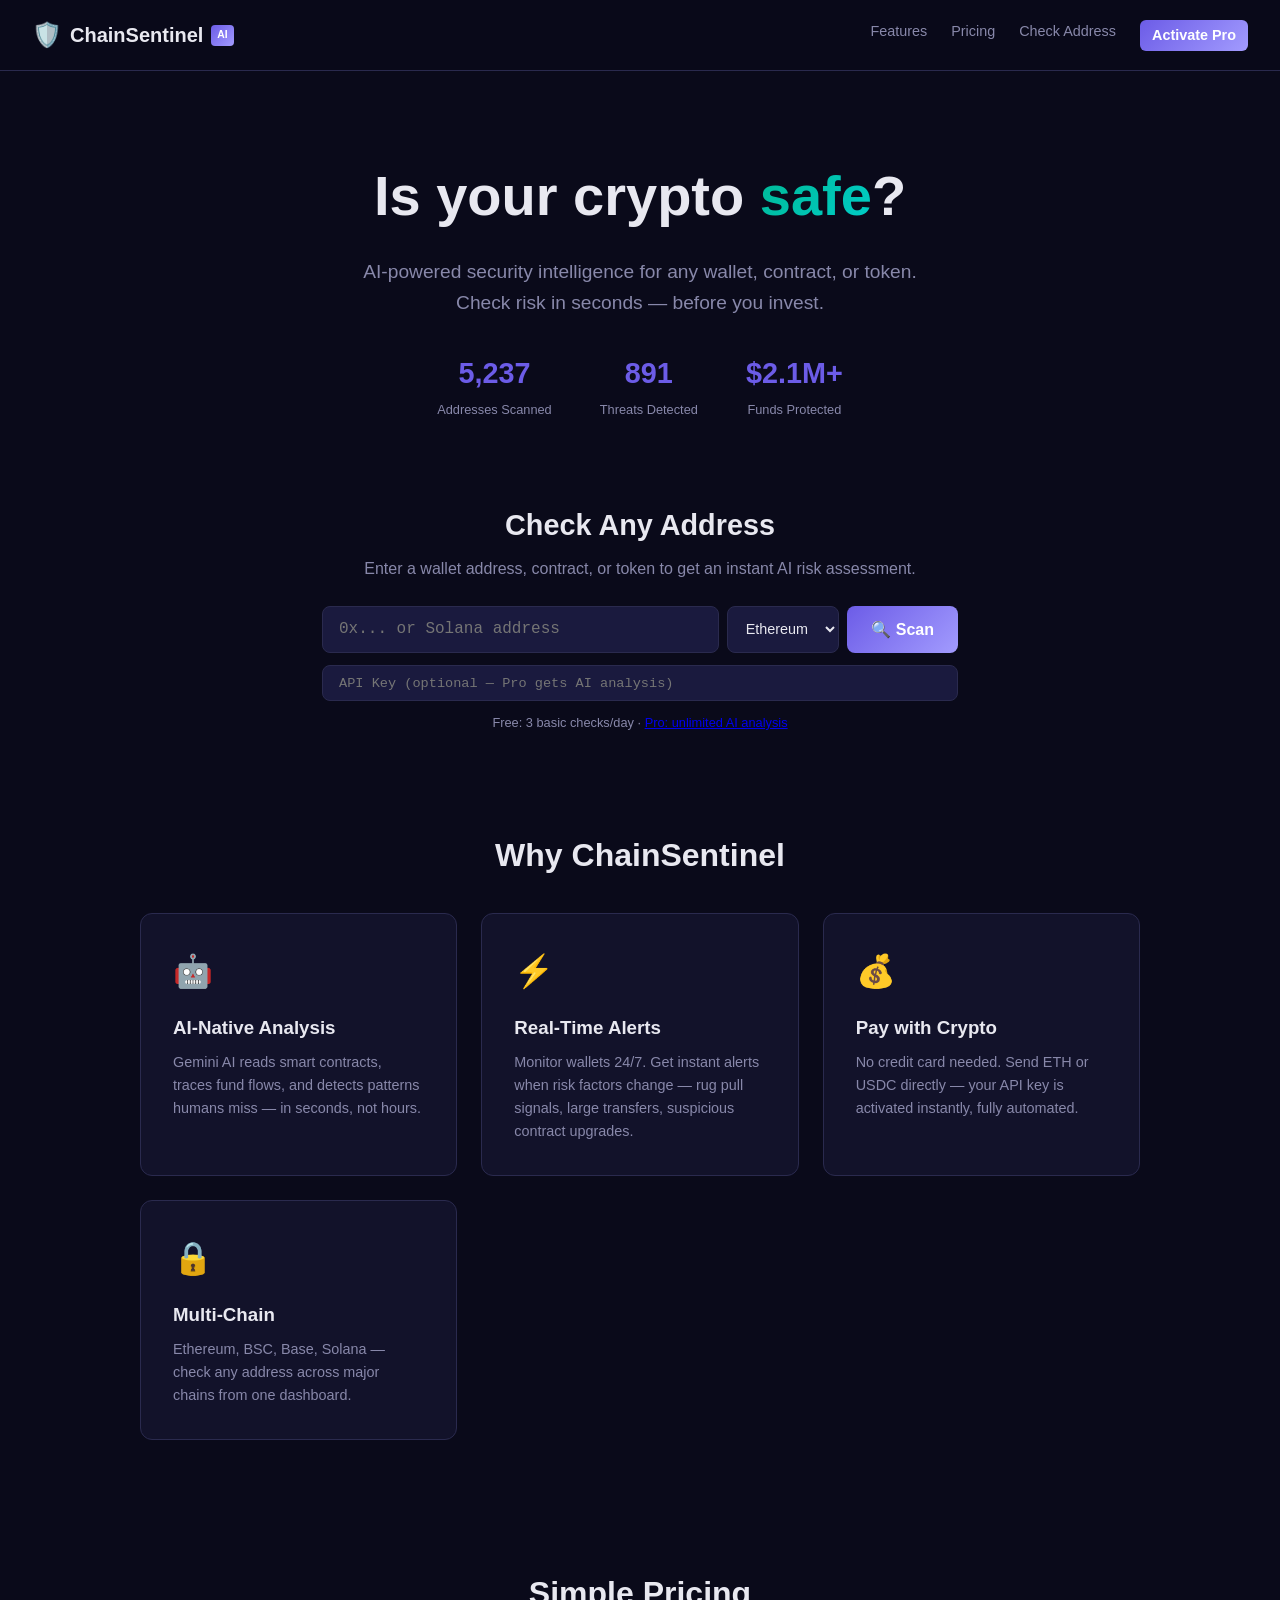
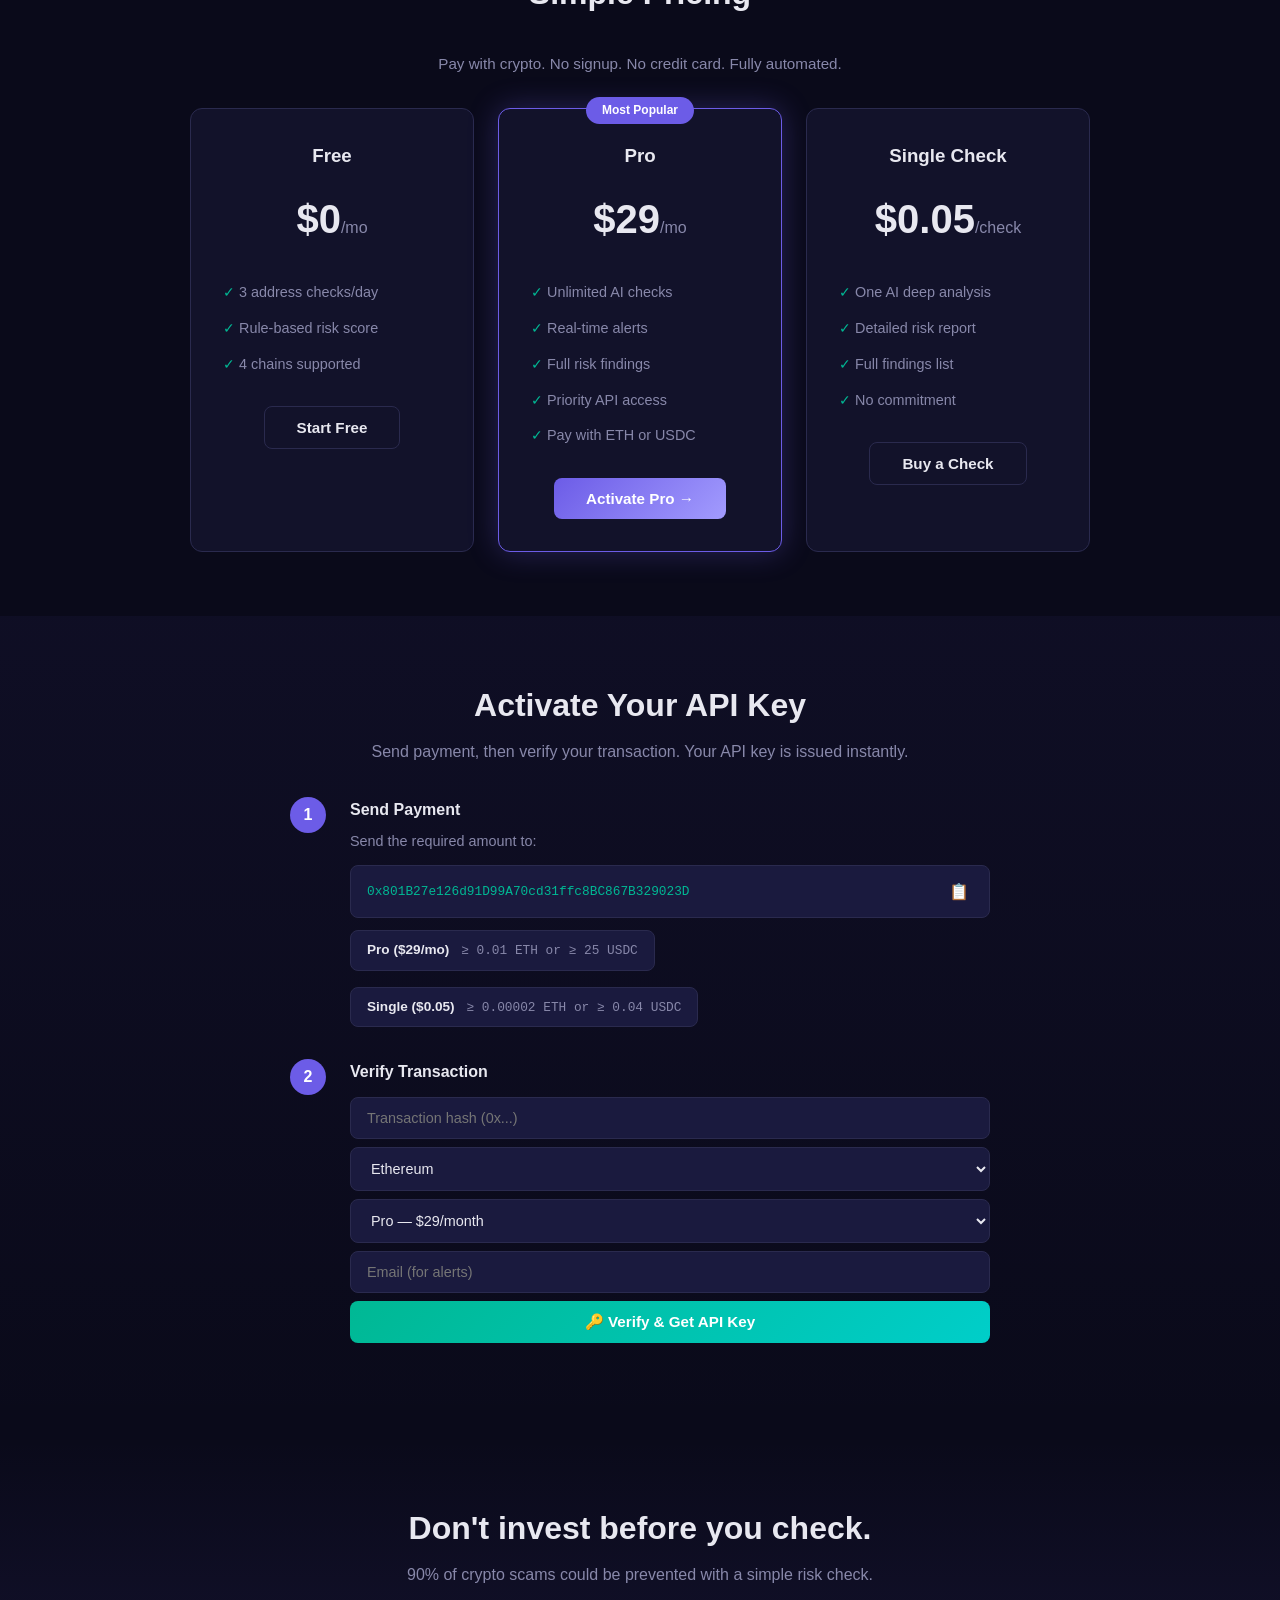
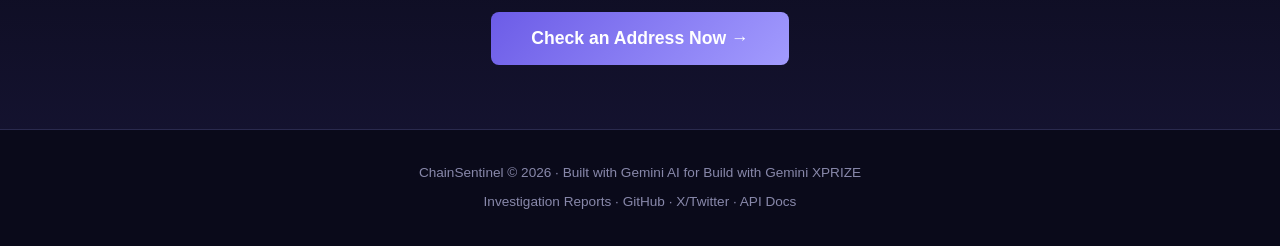
<file: docs/index.html>
<!DOCTYPE html>
<html lang="en">
<head>
    <meta charset="UTF-8">
    <meta name="viewport" content="width=device-width, initial-scale=1.0">
    <title>ChainSentinel — AI-Powered On-Chain Security Intelligence</title>
    <link rel="stylesheet" href="style.css">
    <meta name="description" content="Real-time on-chain security intelligence powered by AI. Check any wallet, contract, or token for fraud risk in seconds.">
    <link rel="icon" href="data:image/svg+xml,<svg xmlns='http://www.w3.org/2000/svg' viewBox='0 0 100 100'><text y='.9em' font-size='90'>🛡️</text></svg>">
</head>
<body>
    <nav class="navbar">
        <div class="nav-brand">
            <span class="logo">🛡️</span>
            <span class="brand-name">ChainSentinel</span>
            <span class="badge">AI</span>
        </div>
        <div class="nav-links">
            <a href="#features">Features</a>
            <a href="#pricing">Pricing</a>
            <a href="#check">Check Address</a>
            <a href="#activate" class="nav-cta">Activate Pro</a>
        </div>
    </nav>

    <section class="hero">
        <div class="hero-content">
            <h1>Is your crypto <span class="highlight">safe</span>?</h1>
            <p class="subtitle">AI-powered security intelligence for any wallet, contract, or token. Check risk in seconds — before you invest.</p>
            <div class="hero-stats" id="stats">
                <div class="stat"><span class="stat-num" id="stat-scanned">5,237</span><span class="stat-label">Addresses Scanned</span></div>
                <div class="stat"><span class="stat-num" id="stat-threats">891</span><span class="stat-label">Threats Detected</span></div>
                <div class="stat"><span class="stat-num">$2.1M+</span><span class="stat-label">Funds Protected</span></div>
            </div>
        </div>
    </section>

    <section class="checker" id="check">
        <h2>Check Any Address</h2>
        <p class="checker-desc">Enter a wallet address, contract, or token to get an instant AI risk assessment.</p>
        <form id="check-form" class="check-form">
            <div class="input-group">
                <input type="text" id="address-input" placeholder="0x... or Solana address" required autocomplete="off">
                <select id="chain-select">
                    <option value="eth">Ethereum</option>
                    <option value="bsc">BSC</option>
                    <option value="base">Base</option>
                    <option value="sol">Solana</option>
                </select>
                <button type="submit" id="check-btn">🔍 Scan</button>
            </div>
            <div class="input-row">
                <input type="text" id="api-key-input" placeholder="API Key (optional — Pro gets AI analysis)" autocomplete="off">
            </div>
            <div class="free-note">Free: 3 basic checks/day · <a href="#pricing">Pro: unlimited AI analysis</a></div>
        </form>

        <div id="result" class="result" style="display:none;">
            <div class="result-header">
                <div class="risk-gauge" id="risk-gauge">
                    <svg viewBox="0 0 120 120">
                        <circle cx="60" cy="60" r="54" fill="none" stroke="#1a1a2e" stroke-width="8"/>
                        <circle cx="60" cy="60" r="54" fill="none" stroke-width="8" id="gauge-arc"
                            stroke-dasharray="339.29" stroke-dashoffset="339.29" stroke-linecap="round"/>
                    </svg>
                    <div class="gauge-text">
                        <span class="gauge-score" id="gauge-score">—</span>
                        <span class="gauge-label">Risk Score</span>
                    </div>
                </div>
                <div class="result-meta">
                    <div class="risk-level-badge" id="risk-level-badge">—</div>
                    <div class="tier-badge" id="tier-badge"></div>
                    <div class="address-display" id="result-address"></div>
                    <div class="chain-display" id="result-chain"></div>
                </div>
            </div>
            <div class="ai-analysis" id="ai-analysis"></div>
            <div class="findings" id="findings"></div>
            <div id="upgrade-cta" class="upgrade-cta" style="display:none;">
                <p>🔒 Want AI-powered deep analysis? <a href="#pricing">Upgrade to Pro →</a></p>
            </div>
        </div>

        <div id="loading" class="loading" style="display:none;">
            <div class="spinner"></div>
            <p>AI is analyzing on-chain data...</p>
        </div>

        <div id="error" class="error" style="display:none;"></div>
    </section>

    <section class="features" id="features">
        <h2>Why ChainSentinel</h2>
        <div class="feature-grid">
            <div class="feature-card">
                <div class="feature-icon">🤖</div>
                <h3>AI-Native Analysis</h3>
                <p>Gemini AI reads smart contracts, traces fund flows, and detects patterns humans miss — in seconds, not hours.</p>
            </div>
            <div class="feature-card">
                <div class="feature-icon">⚡</div>
                <h3>Real-Time Alerts</h3>
                <p>Monitor wallets 24/7. Get instant alerts when risk factors change — rug pull signals, large transfers, suspicious contract upgrades.</p>
            </div>
            <div class="feature-card">
                <div class="feature-icon">💰</div>
                <h3>Pay with Crypto</h3>
                <p>No credit card needed. Send ETH or USDC directly — your API key is activated instantly, fully automated.</p>
            </div>
            <div class="feature-card">
                <div class="feature-icon">🔒</div>
                <h3>Multi-Chain</h3>
                <p>Ethereum, BSC, Base, Solana — check any address across major chains from one dashboard.</p>
            </div>
        </div>
    </section>

    <section class="pricing" id="pricing">
        <h2>Simple Pricing</h2>
        <p class="pricing-subtitle">Pay with crypto. No signup. No credit card. Fully automated.</p>
        <div class="pricing-grid">
            <div class="pricing-card">
                <h3>Free</h3>
                <div class="price">$0<span>/mo</span></div>
                <ul>
                    <li>3 address checks/day</li>
                    <li>Rule-based risk score</li>
                    <li>4 chains supported</li>
                </ul>
                <button class="btn-secondary" onclick="document.getElementById('address-input').focus()">Start Free</button>
            </div>
            <div class="pricing-card featured">
                <div class="popular-badge">Most Popular</div>
                <h3>Pro</h3>
                <div class="price">$29<span>/mo</span></div>
                <ul>
                    <li>Unlimited AI checks</li>
                    <li>Real-time alerts</li>
                    <li>Full risk findings</li>
                    <li>Priority API access</li>
                    <li>Pay with ETH or USDC</li>
                </ul>
                <button class="btn-primary" onclick="document.getElementById('activate').scrollIntoView({behavior:'smooth'})">Activate Pro →</button>
            </div>
            <div class="pricing-card">
                <h3>Single Check</h3>
                <div class="price">$0.05<span>/check</span></div>
                <ul>
                    <li>One AI deep analysis</li>
                    <li>Detailed risk report</li>
                    <li>Full findings list</li>
                    <li>No commitment</li>
                </ul>
                <button class="btn-secondary" onclick="document.getElementById('activate').scrollIntoView({behavior:'smooth'})">Buy a Check</button>
            </div>
        </div>
    </section>

    <section class="activate" id="activate">
        <h2>Activate Your API Key</h2>
        <p class="activate-desc">Send payment, then verify your transaction. Your API key is issued instantly.</p>
        
        <div class="activate-steps">
            <div class="step">
                <div class="step-num">1</div>
                <div class="step-content">
                    <h4>Send Payment</h4>
                    <p>Send the required amount to:</p>
                    <div class="wallet-box">
                        <code id="wallet-address">0x801B27e126d91D99A70cd31ffc8BC867B329023D</code>
                        <button class="copy-btn" onclick="copyWallet()">📋</button>
                    </div>
                    <div class="payment-amounts">
                        <div class="amount-option">
                            <span class="amount-label">Pro ($29/mo)</span>
                            <span class="amount-value">≥ 0.01 ETH or ≥ 25 USDC</span>
                        </div>
                        <div class="amount-option">
                            <span class="amount-label">Single ($0.05)</span>
                            <span class="amount-value">≥ 0.00002 ETH or ≥ 0.04 USDC</span>
                        </div>
                    </div>
                </div>
            </div>
            <div class="step">
                <div class="step-num">2</div>
                <div class="step-content">
                    <h4>Verify Transaction</h4>
                    <form id="verify-form" class="verify-form">
                        <input type="text" id="tx-hash-input" placeholder="Transaction hash (0x...)" required autocomplete="off">
                        <select id="payment-chain">
                            <option value="eth">Ethereum</option>
                            <option value="bsc">BSC</option>
                            <option value="base">Base</option>
                        </select>
                        <select id="payment-plan">
                            <option value="pro">Pro — $29/month</option>
                            <option value="single">Single Check — $0.05</option>
                        </select>
                        <input type="email" id="email-input" placeholder="Email (for alerts)" autocomplete="off">
                        <button type="submit" id="verify-btn">🔑 Verify & Get API Key</button>
                    </form>
                    <div id="verify-result" class="verify-result" style="display:none;"></div>
                    <div id="verify-loading" class="loading" style="display:none;">
                        <div class="spinner"></div>
                        <p>Verifying on-chain payment...</p>
                    </div>
                    <div id="verify-error" class="error" style="display:none;"></div>
                </div>
            </div>
        </div>
    </section>

    <section class="cta">
        <h2>Don't invest before you check.</h2>
        <p>90% of crypto scams could be prevented with a simple risk check.</p>
        <button class="btn-primary btn-large" onclick="document.getElementById('address-input').focus()">Check an Address Now →</button>
    </section>

    <footer>
        <p>ChainSentinel © 2026 · Built with Gemini AI for Build with Gemini XPRIZE</p>
        <p class="footer-links">
            <a href="https://qanzhi111.github.io/onchain-investigations/">Investigation Reports</a> ·
            <a href="https://github.com/qanzhi111/chainsentinel">GitHub</a> ·
            <a href="https://x.com/onchain-shadow">X/Twitter</a> ·
            <a href="/docs">API Docs</a>
        </p>
    </footer>

    <script src="app.js"></script>
</body>
</html>
</file>
<file: docs/style.css>
:root {
    --bg-dark: #0a0a1a;
    --bg-card: #12122a;
    --bg-input: #1a1a3e;
    --accent: #6c5ce7;
    --accent-glow: rgba(108, 92, 231, 0.3);
    --green: #00b894;
    --yellow: #fdcb6e;
    --orange: #e17055;
    --red: #d63031;
    --text: #e8e8f0;
    --text-dim: #8888aa;
    --border: #2a2a4e;
}

* { margin: 0; padding: 0; box-sizing: border-box; }

body {
    font-family: -apple-system, BlinkMacSystemFont, 'Segoe UI', Roboto, sans-serif;
    background: var(--bg-dark);
    color: var(--text);
    line-height: 1.6;
}

/* Nav */
.navbar {
    display: flex; justify-content: space-between; align-items: center;
    padding: 1rem 2rem; border-bottom: 1px solid var(--border);
    position: sticky; top: 0; background: rgba(10,10,26,0.95); backdrop-filter: blur(10px);
    z-index: 100;
}
.nav-brand { display: flex; align-items: center; gap: 0.5rem; }
.logo { font-size: 1.5rem; }
.brand-name { font-size: 1.25rem; font-weight: 700; }
.badge {
    background: linear-gradient(135deg, var(--accent), #a29bfe);
    color: white; font-size: 0.65rem; padding: 2px 6px; border-radius: 4px; font-weight: 700;
}
.nav-links { display: flex; gap: 1.5rem; }
.nav-links a { color: var(--text-dim); text-decoration: none; font-size: 0.9rem; transition: color 0.2s; }
.nav-links a:hover { color: var(--text); }

/* Hero */
.hero { text-align: center; padding: 5rem 2rem 3rem; }
.hero h1 { font-size: 3.5rem; font-weight: 800; margin-bottom: 1rem; }
.highlight {
    background: linear-gradient(135deg, var(--green), #00cec9);
    -webkit-background-clip: text; -webkit-text-fill-color: transparent;
}
.subtitle { font-size: 1.2rem; color: var(--text-dim); max-width: 600px; margin: 0 auto 2rem; }
.hero-stats { display: flex; justify-content: center; gap: 3rem; flex-wrap: wrap; }
.stat { text-align: center; }
.stat-num { display: block; font-size: 1.8rem; font-weight: 800; color: var(--accent); }
.stat-label { font-size: 0.8rem; color: var(--text-dim); }

/* Checker */
.checker {
    max-width: 700px; margin: 0 auto; padding: 2rem;
    text-align: center;
}
.checker h2 { font-size: 1.8rem; margin-bottom: 0.5rem; }
.checker-desc { color: var(--text-dim); margin-bottom: 1.5rem; }
.check-form { display: flex; flex-direction: column; gap: 0.75rem; }
.input-group { display: flex; gap: 0.5rem; }
.input-group input {
    flex: 1; padding: 0.85rem 1rem; border-radius: 8px; border: 1px solid var(--border);
    background: var(--bg-input); color: var(--text); font-size: 1rem;
    font-family: monospace;
}
.input-group input:focus { outline: none; border-color: var(--accent); box-shadow: 0 0 0 3px var(--accent-glow); }
.input-group select {
    padding: 0.85rem; border-radius: 8px; border: 1px solid var(--border);
    background: var(--bg-input); color: var(--text); font-size: 0.9rem;
}
.input-group button {
    padding: 0.85rem 1.5rem; border-radius: 8px; border: none;
    background: linear-gradient(135deg, var(--accent), #a29bfe);
    color: white; font-weight: 700; font-size: 1rem; cursor: pointer;
    transition: transform 0.15s, box-shadow 0.15s;
}
.input-group button:hover { transform: translateY(-1px); box-shadow: 0 4px 15px var(--accent-glow); }
.free-note { font-size: 0.8rem; color: var(--text-dim); }

/* Result */
.result {
    margin-top: 2rem; padding: 2rem; border-radius: 12px;
    background: var(--bg-card); border: 1px solid var(--border);
    text-align: left;
}
.result-header { display: flex; align-items: center; gap: 2rem; margin-bottom: 1.5rem; }
.risk-gauge { position: relative; width: 120px; height: 120px; flex-shrink: 0; }
.risk-gauge svg { transform: rotate(-90deg); }
#gauge-arc { transition: stroke-dashoffset 1s ease-out, stroke 0.5s; }
.gauge-text {
    position: absolute; top: 50%; left: 50%; transform: translate(-50%, -50%);
    text-align: center;
}
.gauge-score { display: block; font-size: 1.8rem; font-weight: 800; }
.gauge-label { font-size: 0.7rem; color: var(--text-dim); }
.result-meta { flex: 1; }
.risk-level-badge {
    display: inline-block; padding: 4px 12px; border-radius: 20px;
    font-weight: 700; font-size: 0.85rem; text-transform: uppercase; margin-bottom: 0.5rem;
}
.risk-level-badge.low { background: rgba(0,184,148,0.15); color: var(--green); }
.risk-level-badge.medium { background: rgba(253,203,110,0.15); color: var(--yellow); }
.risk-level-badge.high { background: rgba(225,112,85,0.15); color: var(--orange); }
.risk-level-badge.critical { background: rgba(214,48,49,0.15); color: var(--red); }
.address-display { font-family: monospace; font-size: 0.9rem; color: var(--text-dim); word-break: break-all; }
.chain-display { font-size: 0.8rem; color: var(--text-dim); margin-top: 0.25rem; }

.ai-analysis {
    padding: 1rem; border-radius: 8px; background: var(--bg-input);
    margin-bottom: 1rem; font-size: 0.95rem; line-height: 1.7;
    border-left: 3px solid var(--accent);
}

.findings h4 { margin-bottom: 0.5rem; font-size: 0.9rem; color: var(--text-dim); }
.finding {
    padding: 0.75rem 1rem; border-radius: 6px; background: var(--bg-input);
    margin-bottom: 0.5rem; display: flex; align-items: center; gap: 0.75rem;
}
.finding-severity {
    font-size: 0.7rem; font-weight: 700; text-transform: uppercase;
    padding: 2px 8px; border-radius: 4px; white-space: nowrap;
}
.finding-severity.high { background: rgba(214,48,49,0.2); color: var(--red); }
.finding-severity.medium { background: rgba(253,203,110,0.2); color: var(--yellow); }
.finding-severity.critical { background: rgba(214,48,49,0.3); color: var(--red); }
.finding-desc { font-size: 0.9rem; }

/* Loading */
.loading { text-align: center; margin-top: 2rem; }
.spinner {
    width: 40px; height: 40px; border: 3px solid var(--border);
    border-top-color: var(--accent); border-radius: 50%;
    animation: spin 0.8s linear infinite; margin: 0 auto 1rem;
}
@keyframes spin { to { transform: rotate(360deg); } }

.error { color: var(--red); text-align: center; margin-top: 1rem; padding: 1rem; background: rgba(214,48,49,0.1); border-radius: 8px; }

/* Features */
.features { padding: 4rem 2rem; text-align: center; }
.features h2 { font-size: 2rem; margin-bottom: 2rem; }
.feature-grid { display: grid; grid-template-columns: repeat(auto-fit, minmax(250px, 1fr)); gap: 1.5rem; max-width: 1000px; margin: 0 auto; }
.feature-card {
    padding: 2rem; border-radius: 12px; background: var(--bg-card);
    border: 1px solid var(--border); text-align: left;
    transition: transform 0.2s, border-color 0.2s;
}
.feature-card:hover { transform: translateY(-4px); border-color: var(--accent); }
.feature-icon { font-size: 2rem; margin-bottom: 1rem; }
.feature-card h3 { margin-bottom: 0.5rem; }
.feature-card p { color: var(--text-dim); font-size: 0.9rem; }

/* Pricing */
.pricing { padding: 4rem 2rem; text-align: center; }
.pricing h2 { font-size: 2rem; margin-bottom: 2rem; }
.pricing-grid { display: grid; grid-template-columns: repeat(auto-fit, minmax(250px, 1fr)); gap: 1.5rem; max-width: 900px; margin: 0 auto; }
.pricing-card {
    padding: 2rem; border-radius: 12px; background: var(--bg-card);
    border: 1px solid var(--border); position: relative;
}
.pricing-card.featured { border-color: var(--accent); box-shadow: 0 0 30px var(--accent-glow); }
.popular-badge {
    position: absolute; top: -12px; left: 50%; transform: translateX(-50%);
    background: var(--accent); color: white; padding: 4px 16px; border-radius: 20px;
    font-size: 0.75rem; font-weight: 700;
}
.price { font-size: 2.5rem; font-weight: 800; margin: 1rem 0; }
.price span { font-size: 1rem; font-weight: 400; color: var(--text-dim); }
.pricing-card ul { list-style: none; margin: 1.5rem 0; text-align: left; }
.pricing-card li { padding: 0.4rem 0; color: var(--text-dim); font-size: 0.9rem; }
.pricing-card li::before { content: "✓ "; color: var(--green); }

.btn-primary {
    display: inline-block; padding: 0.75rem 2rem; border-radius: 8px; border: none;
    background: linear-gradient(135deg, var(--accent), #a29bfe);
    color: white; font-weight: 700; font-size: 0.95rem; cursor: pointer;
    transition: transform 0.15s;
}
.btn-primary:hover { transform: translateY(-1px); }
.btn-secondary {
    display: inline-block; padding: 0.75rem 2rem; border-radius: 8px;
    border: 1px solid var(--border); background: transparent;
    color: var(--text); font-weight: 600; font-size: 0.95rem; cursor: pointer;
    transition: border-color 0.2s;
}
.btn-secondary:hover { border-color: var(--accent); }
.btn-large { padding: 1rem 2.5rem; font-size: 1.1rem; }

/* CTA */
.cta { text-align: center; padding: 4rem 2rem; background: linear-gradient(180deg, transparent, rgba(108,92,231,0.1)); }
.cta h2 { font-size: 2rem; margin-bottom: 0.5rem; }
.cta p { color: var(--text-dim); margin-bottom: 1.5rem; }

/* Footer */
footer { text-align: center; padding: 2rem; border-top: 1px solid var(--border); color: var(--text-dim); font-size: 0.85rem; }
.footer-links { margin-top: 0.5rem; }
.footer-links a { color: var(--text-dim); text-decoration: none; }
.footer-links a:hover { color: var(--accent); }

@media (max-width: 600px) {
    .hero h1 { font-size: 2rem; }
    .input-group { flex-direction: column; }
    .result-header { flex-direction: column; text-align: center; }
    .nav-links { display: none; }
}

/* Activate Section */
.activate { padding: 4rem 2rem; text-align: center; background: linear-gradient(180deg, rgba(108,92,231,0.05), transparent); }
.activate h2 { font-size: 2rem; margin-bottom: 0.5rem; }
.activate-desc { color: var(--text-dim); margin-bottom: 2rem; }
.activate-steps { max-width: 700px; margin: 0 auto; text-align: left; }
.step { display: flex; gap: 1.5rem; margin-bottom: 2rem; }
.step-num {
    width: 36px; height: 36px; border-radius: 50%; flex-shrink: 0;
    background: var(--accent); color: white; font-weight: 800;
    display: flex; align-items: center; justify-content: center; font-size: 1rem;
}
.step-content { flex: 1; }
.step-content h4 { margin-bottom: 0.5rem; }
.step-content p { color: var(--text-dim); font-size: 0.9rem; }

.wallet-box {
    display: flex; align-items: center; gap: 0.5rem;
    background: var(--bg-input); padding: 0.75rem 1rem; border-radius: 8px;
    margin: 0.75rem 0; border: 1px solid var(--border);
}
.wallet-box code {
    flex: 1; font-size: 0.8rem; word-break: break-all; color: var(--green);
}

.payment-amounts {
    display: flex; gap: 1rem; margin-top: 0.75rem; flex-wrap: wrap;
}
.amount-option {
    background: var(--bg-input); padding: 0.5rem 1rem; border-radius: 8px;
    border: 1px solid var(--border); font-size: 0.85rem;
}
.amount-label { font-weight: 600; margin-right: 0.5rem; }
.amount-value { color: var(--text-dim); font-family: monospace; font-size: 0.8rem; }

.verify-form { display: flex; flex-direction: column; gap: 0.5rem; margin-top: 0.75rem; }
.verify-form input, .verify-form select {
    padding: 0.75rem 1rem; border-radius: 8px; border: 1px solid var(--border);
    background: var(--bg-input); color: var(--text); font-size: 0.9rem;
}
.verify-form input:focus { outline: none; border-color: var(--accent); }
.verify-form button {
    padding: 0.75rem; border-radius: 8px; border: none;
    background: linear-gradient(135deg, var(--green), #00cec9);
    color: white; font-weight: 700; font-size: 0.95rem; cursor: pointer;
    transition: transform 0.15s;
}
.verify-form button:hover { transform: translateY(-1px); }

.verify-result { margin-top: 1rem; }
.success-box {
    background: rgba(0,184,148,0.1); border: 1px solid rgba(0,184,148,0.3);
    border-radius: 12px; padding: 1.5rem; text-align: center;
}
.success-box h4 { color: var(--green); margin-bottom: 0.5rem; font-size: 1.1rem; }
.success-box p { color: var(--text-dim); font-size: 0.9rem; margin: 0.5rem 0; }
.api-key-box {
    display: flex; align-items: center; gap: 0.5rem;
    background: var(--bg-input); padding: 0.75rem 1rem; border-radius: 8px;
    margin: 0.75rem 0; border: 1px solid var(--border);
}
.api-key-box code { flex: 1; font-size: 0.8rem; word-break: break-all; color: var(--accent); }
.key-usage { font-size: 0.8rem !important; color: var(--text-dim) !important; }
.key-usage code { color: var(--accent); background: var(--bg-input); padding: 2px 6px; border-radius: 4px; }

/* Tier Badge */
.tier-badge {
    display: inline-block; padding: 2px 10px; border-radius: 12px;
    font-size: 0.75rem; font-weight: 700; margin-bottom: 0.25rem; margin-left: 0.5rem;
}
.tier-badge.pro { background: rgba(108,92,231,0.2); color: var(--accent); }
.tier-badge.free { background: rgba(136,136,170,0.15); color: var(--text-dim); }

/* Upgrade CTA */
.upgrade-cta {
    margin-top: 1rem; padding: 1rem; border-radius: 8px;
    background: rgba(108,92,231,0.1); border: 1px dashed var(--accent);
    text-align: center;
}
.upgrade-cta a { color: var(--accent); font-weight: 600; }

/* Nav CTA */
.nav-cta {
    background: linear-gradient(135deg, var(--accent), #a29bfe) !important;
    color: white !important; padding: 4px 12px; border-radius: 6px; font-weight: 600;
}

.pricing-subtitle { color: var(--text-dim); margin-bottom: 2rem; font-size: 0.95rem; }

.copy-btn {
    background: none; border: none; cursor: pointer; font-size: 1rem; padding: 4px;
    transition: transform 0.15s;
}
.copy-btn:hover { transform: scale(1.2); }

.input-row { display: flex; gap: 0.5rem; }
.input-row input {
    flex: 1; padding: 0.6rem 1rem; border-radius: 8px; border: 1px solid var(--border);
    background: var(--bg-input); color: var(--text); font-size: 0.85rem;
    font-family: monospace;
}
.input-row input:focus { outline: none; border-color: var(--accent); }
</file>
